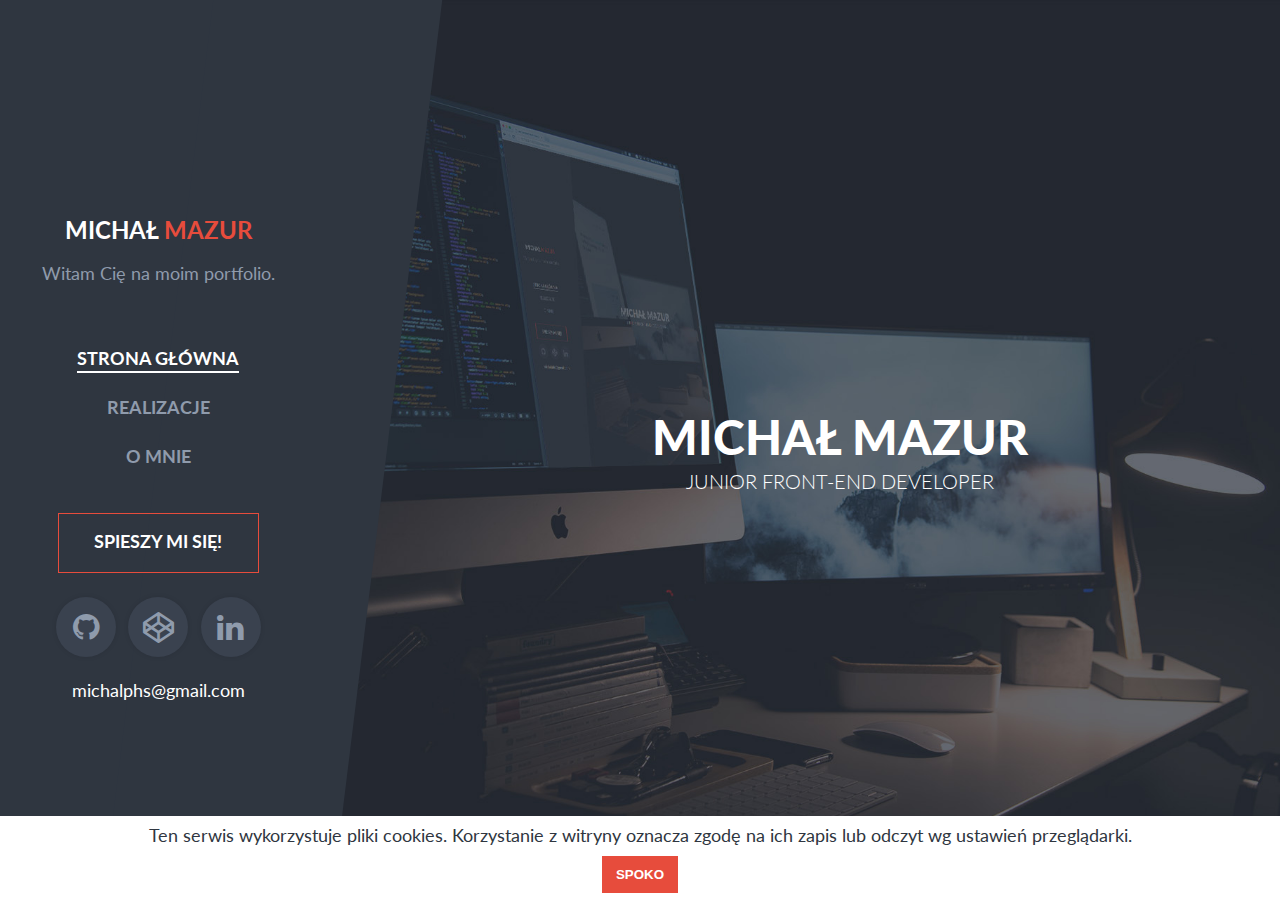
<file: index.html>
<!DOCTYPE html>
<html lang="pl">

<head>
    <meta charset="UTF-8">
    <meta name="viewport" content="width=device-width, initial-scale=1.0">
    <meta http-equiv="X-UA-Compatible" content="ie=edge">
    <meta name="author" content="Michał Mazur">
    <meta name="description" content="Portfolio junior front-end developera, Michała Mazura. Potrzebujesz strony? Skontaktuj się ze mną.">
    <meta name="keywords" content="Strony Internetowe, sklepy, junior front-end developer, kodowanie psd, javascript, js, css, html">
    <title>Michał Mazur Portfolio</title>
    <link rel="stylesheet" href="https://fonts.googleapis.com/css?family=Lato:300,400,400i,700,900&subset=latin-ext">
    <link rel="stylesheet" href="css/style.css">
    <!--Facebook-->
    <meta property="og:url" content="https://michalphs.github.io/" />
    <meta property="og:type" content="website" />
    <meta property="og:title" content="Michał Mazur Portfolio" />
    <meta property="og:description" content="Portfolio Michała Mazura, junior front-end developera. Wykorzystuję takie technologie jak: html, css, javascript, bootstrap, sass" />
    <meta property="og:image" content="https://michalphs.github.io/img/fb/home.jpg" />
    <!-- Global site tag (gtag.js) - Google Analytics -->
    <script async src="https://www.googletagmanager.com/gtag/js?id=UA-110996824-1"></script>
    <script>
    window.dataLayer = window.dataLayer || [];

    function gtag() {
        dataLayer.push(arguments);
    }
    gtag('js', new Date());
    gtag('config', 'UA-110996824-1');
    </script>
</head>

<body>
    <nav class="nav" aria-labelledby="nav-labal">
        <h1 id="nav-label" class="nav__label"></h1>
        <div class="nav__container">
            <button class="nav__toggle toggle" aria-expanded="false" title="Otwórz/Zamknij menu">
                <span class="toggle__line"></span>
                <span class="toggle__line"></span>
                <span class="toggle__line"></span>
                <span class="toggle__label">Otwórz/Zamknij menu</span>
            </button>
            <div class="nav__logo">
                <h2 class="nav__name">Michał
                    <span class="nav__name-color">Mazur</span>
                </h2>
                <p class="nav__text">Witam Cię na moim portfolio.</p>
            </div>
            <ul class="nav__list list">
                <li class="list__item">
                    <a href="/" class="list__link list__link--active">Strona Główna</a>
                </li>
                <li class="list__item">
                    <a href="realizacje.html" class="list__link">Realizacje</a>
                </li>
                <li class="list__item">
                    <a href="o-mnie.html" class="list__link">O mnie</a>
                </li>
            </ul>
            <div class="nav__box">
                <a href="o-mnie.html" class="btn nav__btn">Spieszy mi się!</a>
            </div>
            <ul class="nav__social social">
                <li class="social__item">
                    <a href="https://github.com/michalphs" target="_blank" class="social__link" title="Github">
                        <span class="icon-github-circled social__icon" aria-hidden="true" aria-label="Github"></span>
                    </a>
                </li>
                <li class="social__item">
                    <a href="https://codepen.io/Michalphs" target="_blank" class="social__link" title="Codepen">
                        <span class="icon-codeopen social__icon" aria-hidden="true" aria-label="Codepen"></span>
                    </a>
                </li>
                <li class="social__item">
                    <a href="https://linkedin.com/in/michalphs" target="_blank" class="social__link" title="Linkedin">
                        <span class="icon-linkedin social__icon" aria-hidden="true" aria-label="Linkedin"></span>
                    </a>
                </li>
                <li class="social__item social__item-mail">
                    <a href="mailto:michalphs@gmail.com" class="social__mail">michalphs@gmail.com</a>
                </li>
            </ul>
        </div>
    </nav>
    <main class="home">
        <div class="container home__container">
            <div class="row home__row">
                <header class="home__header header">
                    <h1 class="header__title--bold">Michał Mazur</h1>
                    <h2 class="header__title">junior front-end developer</h2>
                </header>
            </div>
        </div>
    </main>
    <div class="cookie">
        <p class="cookie__text">Ten serwis wykorzystuje pliki cookies. Korzystanie z witryny oznacza zgodę na ich zapis lub odczyt wg ustawień przeglądarki.</p>
        <button class="cookie__btn btn">Spoko</button>
    </div>
    <script src="js/script.js"></script>
    <script src="js/cookie.js"></script>
</body>

</html>
</file>
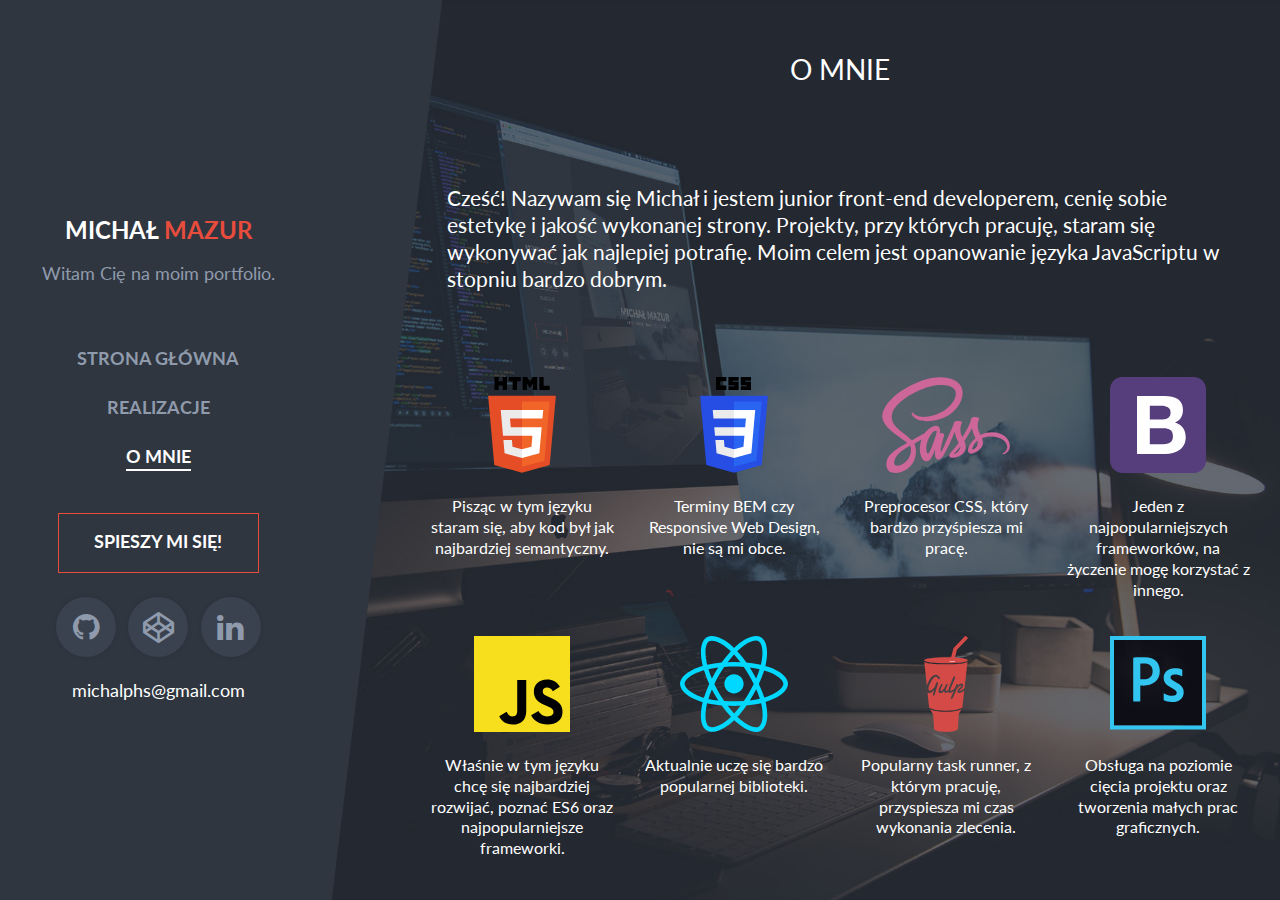
<file: o-mnie.html>
<!DOCTYPE html>
<html lang="pl">
    <head>
        <meta charset="UTF-8">
        <meta name="viewport" content="width=device-width, initial-scale=1.0">
        <meta http-equiv="X-UA-Compatible" content="ie=edge">
        <meta name="author" content="Michał Mazur">
        <meta name="description" content="Portfolio junior front-end developera, Michała Mazura. Potrzebujesz strony? Skontaktuj się ze mną.">
        <meta name="keywords" content="Strony Internetowe, sklepy, junior front-end developer, kodowanie psd, javascript, js, css, html">
        <title>Michał Mazur - O mnie</title>
        <link rel="stylesheet" href="https://fonts.googleapis.com/css?family=Lato:300,400,400i,700,900&subset=latin-ext">
        <link rel="stylesheet" href="css/style.css">
        <!--Facebook-->
        <meta property="og:url" content="https://michalphs.github.io/o-mnie.html" />
        <meta property="og:type" content="website" />
        <meta property="og:title" content="Michał Mazur - O mnie" />
        <meta property="og:description" content="Portfolio Michała Mazura, junior front-end developera. Wykorzystuję takie technologie jak: html, css, javascript, bootstrap, sass" />
        <meta property="og:image" content="https://michalphs.github.io/img/fb/o-mnie.jpg" />
        <!-- Global site tag (gtag.js) - Google Analytics -->
        <script async src="https://www.googletagmanager.com/gtag/js?id=UA-110996824-1"></script>
        <script>
        window.dataLayer = window.dataLayer || [];
        function gtag() {
        dataLayer.push(arguments);
        }
        gtag('js', new Date());
        gtag('config', 'UA-110996824-1');
        </script>
    </head>
    <body>
        <nav class="nav" aria-labelledby="nav-labal">
            <h1 id="nav-label" class="nav__label"></h1>
            <div class="nav__container">
                <button class="nav__toggle toggle" aria-expanded="false" title="Otwórz/Zamknij menu">
                <span class="toggle__line"></span>
                <span class="toggle__line"></span>
                <span class="toggle__line"></span>
                <span class="toggle__label">Otwórz/Zamknij menu</span>
                </button>
                <div class="nav__logo">
                    <h2 class="nav__name">Michał
                    <span class="nav__name-color">Mazur</span>
                    </h2>
                    <p class="nav__text">Witam Cię na moim portfolio.</p>
                </div>
                <ul class="nav__list list">
                    <li class="list__item">
                        <a href="/" class="list__link ">Strona Główna</a>
                    </li>
                    <li class="list__item">
                        <a href="realizacje.html" class="list__link">Realizacje</a>
                    </li>
                    <li class="list__item">
                        <a href="o-mnie.html" class="list__link list__link--active">O mnie</a>
                    </li>
                </ul>
                <div class="nav__box">
                    <a href="o-mnie.html" class="btn nav__btn">Spieszy mi się!</a>
                </div>
                <ul class="nav__social social">
                    <li class="social__item">
                        <a href="https://github.com/michalphs" target="_blank" class="social__link" title="Github">
                            <span class="icon-github-circled social__icon" aria-hidden="true" aria-label="Github"></span>
                        </a>
                    </li>
                    <li class="social__item">
                        <a href="https://codepen.io/Michalphs" target="_blank" class="social__link" title="Codepen">
                            <span class="icon-codeopen social__icon" aria-hidden="true" aria-label="Codepen"></span>
                        </a>
                    </li>
                    <li class="social__item">
                        <a href="https://linkedin.com/in/michalphs" target="_blank" class="social__link" title="Linkedin">
                            <span class="icon-linkedin social__icon" aria-hidden="true" aria-label="Linkedin"></span>
                        </a>
                    </li>
                    <li class="social__item social__item-mail">
                        <a href="mailto:michalphs@gmail.com" class="social__mail">michalphs@gmail.com</a>
                    </li>
                </ul>
            </div>
        </nav>
        <main class="about-me">
            <div class="container about-me__container">
                <div class="row about-me__row">
                    <header class="about-me__header">
                        <h1 class="about-me__header__title">O mnie</h1>
                    </header>
                    <section class="about-me__col">
                        <p class="about-me__col__text">Cześć! Nazywam się Michał i jestem junior front-end developerem, cenię sobie estetykę i jakość wykonanej
                            strony. Projekty, przy których pracuję, staram się wykonywać jak najlepiej potrafię. Moim celem jest
                        opanowanie języka JavaScriptu w stopniu bardzo dobrym.</p>
                    </section>
                    <section class="about-me__skills skills">
                        <div class="skills__box">
                            <img src="img/logos/html.svg" class="skills__box__img" alt="HTML 5">
                            <p class="skills__box__text">Pisząc w tym języku staram się, aby kod był jak najbardziej semantyczny.</p>
                        </div>
                        <div class="skills__box">
                            <img src="img/logos/css.svg" class="skills__box__img" alt="CSS3">
                            <p class="skills__box__text">Terminy BEM czy Responsive Web Design, nie są mi obce.</p>
                        </div>
                        <div class="skills__box">
                            <img src="img/logos/sass.svg" class="skills__box__img" alt="Sass">
                            <p class="skills__box__text">Preprocesor CSS, który bardzo przyśpiesza mi pracę.</p>
                        </div>
                        <div class="skills__box">
                            <img src="img/logos/bootstrap.svg" class="skills__box__img" alt="Bootstrap">
                            <p class="skills__box__text">Jeden z najpopularniejszych frameworków, na życzenie mogę korzystać z innego.</p>
                        </div>
                        <div class="skills__box">
                            <img src="img/logos/js.svg" class="skills__box__img" alt="JavaScript">
                            <p class="skills__box__text">Właśnie w tym języku chcę się najbardziej rozwijać, poznać ES6 oraz najpopularniejsze frameworki.</p>
                        </div>
                         <div class="skills__box">
                            <img src="img/logos/react.svg" class="skills__box__img" alt="React">
                            <p class="skills__box__text">Aktualnie uczę się bardzo popularnej biblioteki.</p>
                        </div>
                        <div class="skills__box">
                            <img src="img/logos/gulp.svg" class="skills__box__img" alt="Gulp">
                            <p class="skills__box__text">Popularny task runner, z którym pracuję, przyspiesza mi czas wykonania zlecenia.</p>
                        </div>
                        <div class="skills__box">
                            <img src="img/logos/ps.svg" class="skills__box__img" alt="Photoshop">
                            <p class="skills__box__text">Obsługa na poziomie cięcia projektu oraz tworzenia małych prac graficznych.</p>
                        </div>
                    </section>
                </div>
            </div>
        </main>
        <script src="js/script.js"></script>
    </body>
</html>
</file>
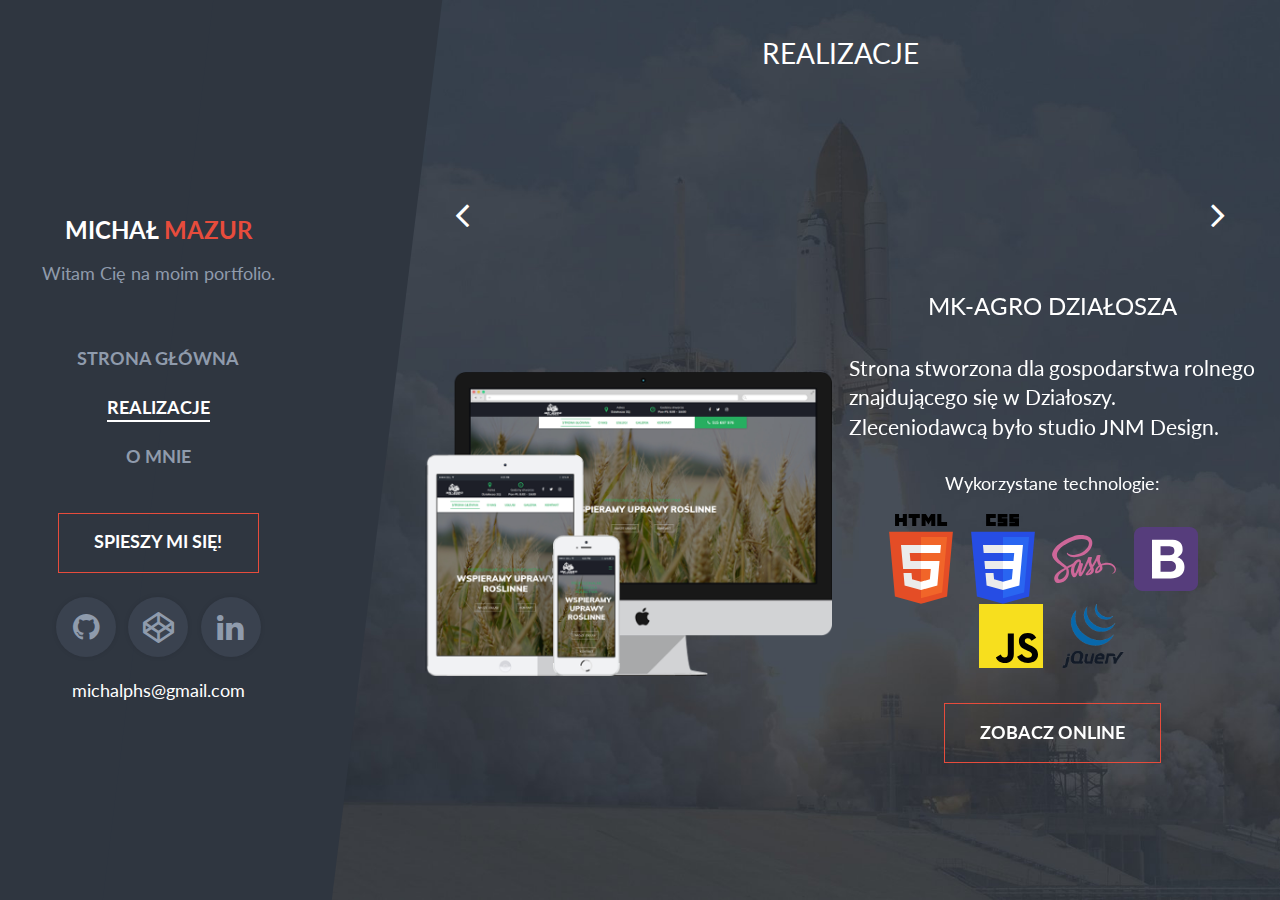
<file: realizacje.html>
<!DOCTYPE html>
<html lang="pl">

<head>
    <meta charset="UTF-8">
    <meta name="viewport" content="width=device-width, initial-scale=1.0">
    <meta http-equiv="X-UA-Compatible" content="ie=edge">
    <meta name="author" content="Michał Mazur">
    <meta name="description" content="Portfolio junior front-end developera, Michała Mazura. Potrzebujesz strony? Skontaktuj się ze mną.">
    <meta name="keywords" content="Strony Internetowe, sklepy, junior front-end developer, kodowanie psd, javascript, js, css, html">
    <title>Michał Mazur Portfolio</title>
    <link rel="stylesheet" href="https://fonts.googleapis.com/css?family=Lato:300,400,400i,700,900&subset=latin-ext">
    <link rel="stylesheet" href="css/style.css">
    <!--Facebook-->
    <meta property="og:url" content="https://michalphs.github.io/realizacje.html" />
    <meta property="og:type" content="website" />
    <meta property="og:title" content="Michał Mazur - Realizacje" />
    <meta property="og:description" content="Portfolio Michała Mazura, junior front-end developera. Wykorzystuję takie technologie jak: html, css, javascript, bootstrap, sass"
    />
    <meta property="og:image" content="https://michalphs.github.io/img/fb/realizacje.png" />
    <!-- Global site tag (gtag.js) - Google Analytics -->
    <script async src="https://www.googletagmanager.com/gtag/js?id=UA-110996824-1"></script>
    <script>
        window.dataLayer = window.dataLayer || [];

        function gtag() {
            dataLayer.push(arguments);
        }
        gtag('js', new Date());
        gtag('config', 'UA-110996824-1');
    </script>

</head>

<body>
    <nav class="nav" aria-labelledby="nav-labal">
        <h1 id="nav-label" class="nav__label"></h1>
        <div class="nav__container">
            <button class="nav__toggle toggle" aria-expanded="false" title="Otwórz/Zamknij menu">
                <span class="toggle__line"></span>
                <span class="toggle__line"></span>
                <span class="toggle__line"></span>
                <span class="toggle__label">Otwórz/Zamknij menu</span>
            </button>
            <div class="nav__logo">
                <h2 class="nav__name">Michał
                    <span class="nav__name-color">Mazur</span>
                </h2>
                <p class="nav__text">Witam Cię na moim portfolio.</p>
            </div>
            <ul class="nav__list list">
                <li class="list__item">
                    <a href="/" class="list__link ">Strona Główna</a>
                </li>
                <li class="list__item">
                    <a href="realizacje.html" class="list__link list__link--active">Realizacje</a>
                </li>
                <li class="list__item">
                    <a href="o-mnie.html" class="list__link">O mnie</a>
                </li>
            </ul>
            <div class="nav__box">
                <a href="o-mnie.html" class="btn nav__btn">Spieszy mi się!</a>
            </div>
            <ul class="nav__social social">
                <li class="social__item">
                    <a href="https://github.com/michalphs" target="_blank" class="social__link" title="Github">
                        <span class="icon-github-circled social__icon" aria-hidden="true" aria-label="Github"></span>
                    </a>
                </li>
                <li class="social__item">
                    <a href="https://codepen.io/Michalphs" target="_blank" class="social__link" title="Codepen">
                        <span class="icon-codeopen social__icon" aria-hidden="true" aria-label="Codepen"></span>
                    </a>
                </li>
                <li class="social__item">
                    <a href="https://linkedin.com/in/michalphs" target="_blank" class="social__link" title="Linkedin">
                        <span class="icon-linkedin social__icon" aria-hidden="true" aria-label="Linkedin"></span>
                    </a>
                </li>
                <li class="social__item social__item-mail">
                    <a href="mailto:michalphs@gmail.com" class="social__mail">michalphs@gmail.com</a>
                </li>
            </ul>
        </div>
    </nav>
    <main class="portfolio">
        <div class="container portfolio__container">
            <div class="row portfolio__row">
                <header class="portfolio__header">
                    <h1 class="portfolio__header__title">Realizacje</h1>
                </header>
                <section class="portfolio__arrows arrow">
                    <button class="arrow__btn-left" title="Przewiń w lewo">
                        <span class="icon-angle-left arrow-left" aria-hidden="true" aria-label="Przewiń w lewo"></span>
                    </button>
                    <button class="arrow__btn-right" title="Przewiń w prawo">
                        <span class="icon-angle-right arrow-right" aria-hidden="true" aria-label="Przewiń w prawo"></span>
                    </button>
                </section>
                <section class="portfolio__slider">
                    <div class="portfolio__block">
                        <div class="portfolio__image">
                            <img src="img/mockups/mkagro.png" alt="Strona aplikacji mobilnej z darmowego pliku .psd" class="portfolio__img">
                        </div>
                        <div class="portfolio-description">
                            <h2 class="portfolio-description__title">MK-agro Działosza</h2>
                            <p class="portfolio-description__text">Strona stworzona dla gospodarstwa rolnego znajdującego się w Działoszy. Zleceniodawcą było studio JNM Design.</p>

                            <h5 class="portfolio-description__tech">Wykorzystane technologie:</h5>
                            <div class="portfolio-description__icons">
                                <img src="img/logos/html.svg" class="portfolio-description__img" alt="HTML 5" title="HTML5">
                                <img src="img/logos/css.svg" class="portfolio-description__img" alt="CSS3" title="CSS3">
                                <img src="img/logos/sass.svg" class="portfolio-description__img" alt="Sass" title="SASS">
                                <img src="img/logos/bootstrap.svg" class="portfolio-description__img" alt="Bootstrap" title="Bootstrap">
                                <img src="img/logos/js.svg" class="portfolio-description__img" alt="JavaScript" title="JavaScript">
                                <img src="img/logos/jquery.gif" class="portfolio-description__img" alt="Jquery" title="Jquery">

                            </div>
                            <a href="http://mkagro-działosza.pl" target="_blank" class="btn btn--live">Zobacz online</a>
                        </div>
                    </div>
                    <div class="portfolio__block">
                        <div class="portfolio__image">
                            <img src="img/mockups/heyu2.png" alt="Strona aplikacji mobilnej z darmowego pliku .psd" class="portfolio__img">
                        </div>
                        <div class="portfolio-description">
                            <h2 class="portfolio-description__title">HeyU</h2>
                            <p class="portfolio-description__text">Strona aplikacji mobilnej zrealizowana z darmowego projektu .psd, starałem wykonać się ją w metodologi
                                BEM, oraz czystym javascripcie, jedynie została w niej wykorzystana lekka biblioteka siema.js.
                                Stronę zrobiłem w ramach treningu.</p>

                            <h5 class="portfolio-description__tech">Wykorzystane technologie:</h5>
                            <div class="portfolio-description__icons">
                                <img src="img/logos/html.svg" class="portfolio-description__img" alt="HTML 5" title="HTML5">
                                <img src="img/logos/css.svg" class="portfolio-description__img" alt="CSS3" title="CSS3">
                                <img src="img/logos/sass.svg" class="portfolio-description__img" alt="Sass" title="SASS">
                                <img src="img/logos/js.svg" class="portfolio-description__img" alt="JavaScript" title="JavaScript">
                            </div>
                            <a href="https://michalphs.github.io/heyu/" target="_blank" class="btn btn--live">Zobacz online</a>
                        </div>
                    </div>
                    <div class="portfolio__block">
                        <div class="portfolio__image">
                            <img src="img/mockups/crossbox2.png" alt="Strona dla siłowni Crossbox" class="portfolio__img">
                        </div>
                        <div class="portfolio-description">
                            <h2 class="portfolio-description__title">CrossBox</h2>
                            <p class="portfolio-description__text">Strona stworzona dla siłowni znajdującej się w Oleśnicy została zrealizowana na zlecenie studia
                                JNM Design.
                                <span class="portfolio-description__text--small">Strona mogła ulec zmianie, ponieważ w domyśle miała zostać podpięta pod cms.</span>
                            </p>
                            <h3 class="portfolio-description__tech">Wykorzystane technologie:</h3>
                            <div class="portfolio-description__icons">
                                <img src="img/logos/html.svg" class="portfolio-description__img" alt="HTML 5" title="HTML5">
                                <img src="img/logos/css.svg" class="portfolio-description__img" alt="CSS3" title="CSS3">
                                <img src="img/logos/sass.svg" class="portfolio-description__img" alt="Sass" title="SASS">
                                <img src="img/logos/js.svg" class="portfolio-description__img" alt="JavaScript" title="JavaScript">
                            </div>
                            <a href="http://crossboxolesnica.pl" target="_blank" class="btn btn--live">Zobacz online</a>
                        </div>
                    </div>
                </section>
            </div>
        </div>
    </main>
    <script src="js/siema.min.js"></script>
    <script src="js/script.js"></script>
    <script src="js/slider.js"></script>
</body>

</html>
</file>
<file: css/style.css>
a,abbr,acronym,address,applet,article,aside,audio,b,big,blockquote,body,canvas,caption,center,cite,code,dd,del,details,dfn,div,dl,dt,em,embed,fieldset,figcaption,figure,footer,form,h1,h2,h3,h4,h5,h6,header,hgroup,html,i,iframe,img,ins,kbd,label,legend,li,mark,menu,nav,object,ol,output,p,pre,q,ruby,s,samp,section,small,span,strike,strong,sub,summary,sup,table,tbody,td,tfoot,th,thead,time,tr,tt,u,ul,var,video{margin:0;padding:0;border:0;font-size:100%;font:inherit;vertical-align:baseline}article,aside,details,figcaption,figure,footer,header,hgroup,menu,nav,section{display:block}body{line-height:1}ol,ul{list-style:none}blockquote,q{quotes:none}blockquote:after,blockquote:before{content:'';content:none}q:after,q:before{content:'';content:none}table{border-collapse:collapse;border-spacing:0}body{background-color:#2f3640}main{width:100vw}@media (min-width:768px){main{width:70vw;margin-left:auto}}@media (min-width:992px){main{width:79vw}}.container{width:90%;margin-right:auto;margin-left:auto}@media (min-width:768px){.container{margin-right:0;width:87%}}.row{padding:0 16px;display:-webkit-box;display:-ms-flexbox;display:flex;-ms-flex-wrap:wrap;flex-wrap:wrap}html{font-size:16px}body{font-family:Lato,sans-serif;font-size:1rem;color:#fff}@media (min-width:768px){body{font-size:1.1rem;line-height:1.3}}h1{font-size:1.5rem}@media (min-width:768px){h1{font-size:1.75rem}}h2{font-size:1.5rem}h3{font-size:1.25rem}h1,h2,h3,h4,h5,h6{text-transform:uppercase;font-weight:400}@font-face{font-family:fontello;src:url(../font/fontello.eot?44727419);src:url(../font/fontello.eot?44727419#iefix) format("embedded-opentype"),url(../font/fontello.woff2?44727419) format("woff2"),url(../font/fontello.woff?44727419) format("woff"),url(../font/fontello.ttf?44727419) format("truetype"),url(../font/fontello.svg?44727419#fontello) format("svg");font-weight:400;font-style:normal}[class*=" icon-"]:before,[class^=icon-]:before{font-family:fontello;font-style:normal;font-weight:400;speak:none;display:inline-block;text-decoration:inherit;width:1em;margin-right:.2em;text-align:center;font-variant:normal;text-transform:none;line-height:1em;margin-left:.2em;-webkit-font-smoothing:antialiased;-moz-osx-font-smoothing:grayscale}.icon-github-circled:before{content:'\f09b'}.icon-linkedin:before{content:'\f0e1'}.icon-angle-left:before{content:'\f104'}.icon-angle-right:before{content:'\f105'}.icon-codeopen:before{content:'\f1cb'}.nav{position:fixed;width:60vw;display:-webkit-box;display:-ms-flexbox;display:flex;-webkit-box-pack:center;-ms-flex-pack:center;justify-content:center;height:100vh;left:-60vw;-webkit-transition:1s left ease-in-out;-o-transition:1s left ease-in-out;transition:1s left ease-in-out;background-color:#2f3640;-webkit-box-align:center;-ms-flex-align:center;align-items:center;z-index:9999}@media (min-width:768px){.nav{width:30vw;left:0;padding:0 1em}}@media (min-width:992px){.nav{width:22vw}.nav::before{content:'';position:absolute;top:0;bottom:0;right:-4em;z-index:-1;width:13em;-webkit-transform:skewX(-7deg);-ms-transform:skewX(-7deg);transform:skewX(-7deg);background-color:#2f3640}}@media screen and (max-height:600px){.nav__container{height:100vh;overflow-y:scroll}}.nav--active{left:0}.nav__toggle.toggle{top:10px;position:absolute;right:-58px;background:0 0;border:0;z-index:9999;cursor:pointer}@media (min-width:768px){.nav__toggle.toggle{display:none}}.nav__toggle.toggle:focus{outline:1px dashed #e74c3c;outline-offset:2px}.toggle__line{display:block;height:3px;width:14px;background-color:#fff;margin:6px 0;-webkit-transition:.5s ease all;-o-transition:.5s ease all;transition:.5s ease all}.toggle__line:nth-of-type(3){width:42px}.toggle__line:nth-of-type(2){width:28px}.nav__toggle--active .toggle__line{width:42px}.nav__label,.toggle__label{border:0;clip:rect(0 0 0 0);height:1px;margin:-1px;overflow:hidden;padding:0;position:absolute;width:1px;white-space:nowrap}.nav__logo{padding-top:2em;padding-bottom:1em;text-align:center}.nav__name{font-weight:700;font-size:1.5rem}.nav__name-color{color:#e74c3c}.nav__text{padding:1em 0;color:#8f9bac}.list__item{padding-top:1.5em;text-align:center}.list__item:last-child{padding-bottom:1.5em}.list__link{color:#fff;font-weight:700;text-transform:uppercase;text-decoration:none;position:relative;color:#8f9bac}.list__link::before{content:'';position:absolute;left:50%;right:50%;height:2px;bottom:-4px;background-color:#fff;-webkit-transition:.5s ease all;-o-transition:.5s ease all;transition:.5s ease all}.list__link:hover{color:#fff}.list__link:hover::before{left:0;right:0}.list__link:focus{outline:1px dashed #e74c3c;outline-offset:2px}.list__link--active{color:#fff}.list__link--active::before{left:0;right:0}.nav__box{text-align:center}.nav__social.social{padding-bottom:1em;text-align:center;display:-webkit-box;display:-ms-flexbox;display:flex;-ms-flex-wrap:wrap;flex-wrap:wrap;-webkit-box-pack:center;-ms-flex-pack:center;justify-content:center}.nav__social.social a{text-decoration:none}.social__link{display:inline-block}.social__link:focus{outline:1px dashed #e74c3c;outline-offset:2px}.social__icon{color:#8f9bac;width:60px;height:60px;line-height:60px;margin:.2em;font-size:1.75em;display:block;text-align:center;background-color:#3a424f;border-radius:50%;-webkit-box-shadow:0 0 5px rgba(0,0,0,.1);box-shadow:0 0 5px rgba(0,0,0,.1);-webkit-transition:.5s ease all;-o-transition:.5s ease all;transition:.5s ease all}@media (max-width:375px){.social__icon{font-size:1.5em;width:50px;height:50px;line-height:50px}}.social__icon:hover{-webkit-transform:scale(1.1) translateY(-10px);-ms-transform:scale(1.1) translateY(-10px);transform:scale(1.1) translateY(-10px);color:#fff}.social__icon:focus{outline:0;outline-offset:2px}.social__item-mail{width:100%}.social__mail{display:inline-block;color:#fff;position:relative;margin:1em auto 0 auto}.social__mail::before{content:'';position:absolute;bottom:-2px;left:0;width:0;height:2px;-webkit-transition:.5s all ease;-o-transition:.5s all ease;transition:.5s all ease;background-color:#fff}.social__mail:hover{font-weight:700}.social__mail:hover::before{width:100%;right:0}.social__mail:focus{outline:1px dashed #e74c3c;outline-offset:2px}.btn{padding:.75em 1.5em;display:inline-block;cursor:pointer;text-transform:uppercase;font-weight:700;text-decoration:none;border:1px solid #e74c3c;color:#fff;position:relative;-webkit-transition:.5s ease all;-o-transition:.5s ease all;transition:.5s ease all;margin:1em auto}.btn:hover{border-radius:100px;background-color:#e74c3c}.btn:focus{outline:1px dashed #e74c3c;outline-offset:2px}@media (min-width:768px){.btn{padding:1em 2em}}@media (min-width:768px){.btn--live{margin:0}}.cookie{background-color:#fff;z-index:9999;position:absolute;bottom:0;left:0;right:0;text-align:center;padding:0 .25em;display:none}.cookie__text{color:#2f3640;padding:.5em 0}.cookie__btn{padding:.75em 1em;background-color:#e74c3c;margin:0 0 .5em 0}.home{background-image:url(../img/bg.jpg);background-size:cover;background-position:center center}.home,.home__container,.home__row{height:100vh}.home__row{-webkit-box-align:center;-ms-flex-align:center;align-items:center;-webkit-box-pack:center;-ms-flex-pack:center;justify-content:center}.header__title{font-size:1rem;font-weight:300;text-align:center}@media (min-width:768px){.header__title{font-size:1.25rem}}.header__title--bold{text-align:center;font-size:2.5rem;font-weight:900;display:block}@media (min-width:768px){.header__title--bold{font-size:3rem}}.portfolio{background-image:url(../img/bg2.jpg);background-size:cover;background-position:center center}.portfolio__row{min-height:100vh;position:relative}.portfolio__header{padding-top:2em;width:100%}.portfolio__header__title{text-align:center}.portfolio__block{width:100%;display:-webkit-box;display:-ms-flexbox;display:flex;-webkit-box-align:center;-ms-flex-align:center;align-items:center;-ms-flex-wrap:wrap;flex-wrap:wrap;padding-bottom:2.5em}.portfolio-description,.portfolio__image{width:99%;margin:0 auto}@media (min-width:992px){.portfolio-description,.portfolio__image{width:48%}}.portfolio-description{display:-webkit-box;display:-ms-flexbox;display:flex;-webkit-box-pack:center;-ms-flex-pack:center;justify-content:center;-ms-flex-wrap:wrap;flex-wrap:wrap}.portfolio__img{max-width:100%;padding:2em 0}@media (min-width:768px){.portfolio__img{padding:0}}.portfolio-description__title{margin-top:1em}@media (min-width:992px){.portfolio-description__title{margin:0}}.portfolio-description__text{padding:1.5em 0;font-size:120%;line-height:1.4;text-align:center}@media (min-width:768px){.portfolio-description__text{text-align:left}}.portfolio-description__text--small{display:inline-block;font-size:.8rem;font-style:italic}.portfolio-description__icons{width:100%;padding:1em 0 2em;display:-webkit-box;display:-ms-flexbox;display:flex;-webkit-box-align:center;-ms-flex-align:center;align-items:center;-ms-flex-wrap:wrap;flex-wrap:wrap;-webkit-box-pack:center;-ms-flex-pack:center;justify-content:center}.portfolio-description__img{margin:1em 1.5em;display:block;width:64px}@media (min-width:768px){.portfolio-description__img{margin:0 1em 0 0}.portfolio-description__img:last-child{margin:0}}.portfolio-description__tech{text-transform:none}.portfolio__arrows.arrow{width:100%;display:-webkit-box;display:-ms-flexbox;display:flex;-webkit-box-pack:justify;-ms-flex-pack:justify;justify-content:space-between;margin:1em 0}.arrow__btn-left,.arrow__btn-right{background-color:transparent;border:none;text-align:center;cursor:pointer;display:block;outline:0}.arrow__btn-left:active .arrow-left::after,.arrow__btn-left:active .arrow-right::after,.arrow__btn-right:active .arrow-left::after,.arrow__btn-right:active .arrow-right::after{-webkit-animation:pulse .5s;animation:pulse .5s}.arrow-left,.arrow-right{padding:.3em;font-size:3em;color:#fff;border-radius:50%;border-radius:50%;-webkit-box-shadow:0 0 0 0 rgba(204,169,44,0);box-shadow:0 0 0 0 rgba(204,169,44,0);position:relative}.arrow-left::after,.arrow-right::after{content:'';position:absolute;width:0;height:0;border-radius:50%;-webkit-transition:.2s ease all;-o-transition:.2s ease all;transition:.2s ease all;top:50%;left:50%;-webkit-transform:translate(-50%,-50%);-ms-transform:translate(-50%,-50%);transform:translate(-50%,-50%);background-color:rgba(0,0,0,.226)}@-webkit-keyframes pulse{0%{width:0;height:0}50%{width:100%;height:100%}100%{width:0;height:0}}@keyframes pulse{0%{width:0;height:0}50%{width:100%;height:100%}100%{width:0;height:0}}.about-me{background-image:url(../img/bg.jpg);background-size:cover;background-position:center center}.about-me__header{width:100%;text-align:center;padding:1.5em 0}@media (min-width:600px){.about-me__header{padding:0}}.about-me__header__title{padding:1em 0}.about-me__row{min-height:100vh;-webkit-box-align:center;-ms-flex-align:center;align-items:center}.about-me__col__text{font-size:1.3rem;line-height:1.3;padding:1em 0;text-align:center}@media (min-width:768px){.about-me__col__text{padding:1em 1.5em;text-align:left}}.about-me__skills{display:-webkit-box;display:-ms-flexbox;display:flex;-ms-flex-wrap:wrap;flex-wrap:wrap}.skills__box{width:48%;margin:0 auto;text-align:center;padding:1em 0}@media (min-width:600px){.skills__box{width:30%}}@media (min-width:768px){.skills__box{width:22%}}.skills__box__img{padding-bottom:1em;height:96px}.skills__box__text{font-size:1rem;line-height:1.3}.contact{min-height:100vh;background-image:url(../img/bg.jpg);background-size:cover}
</file>
